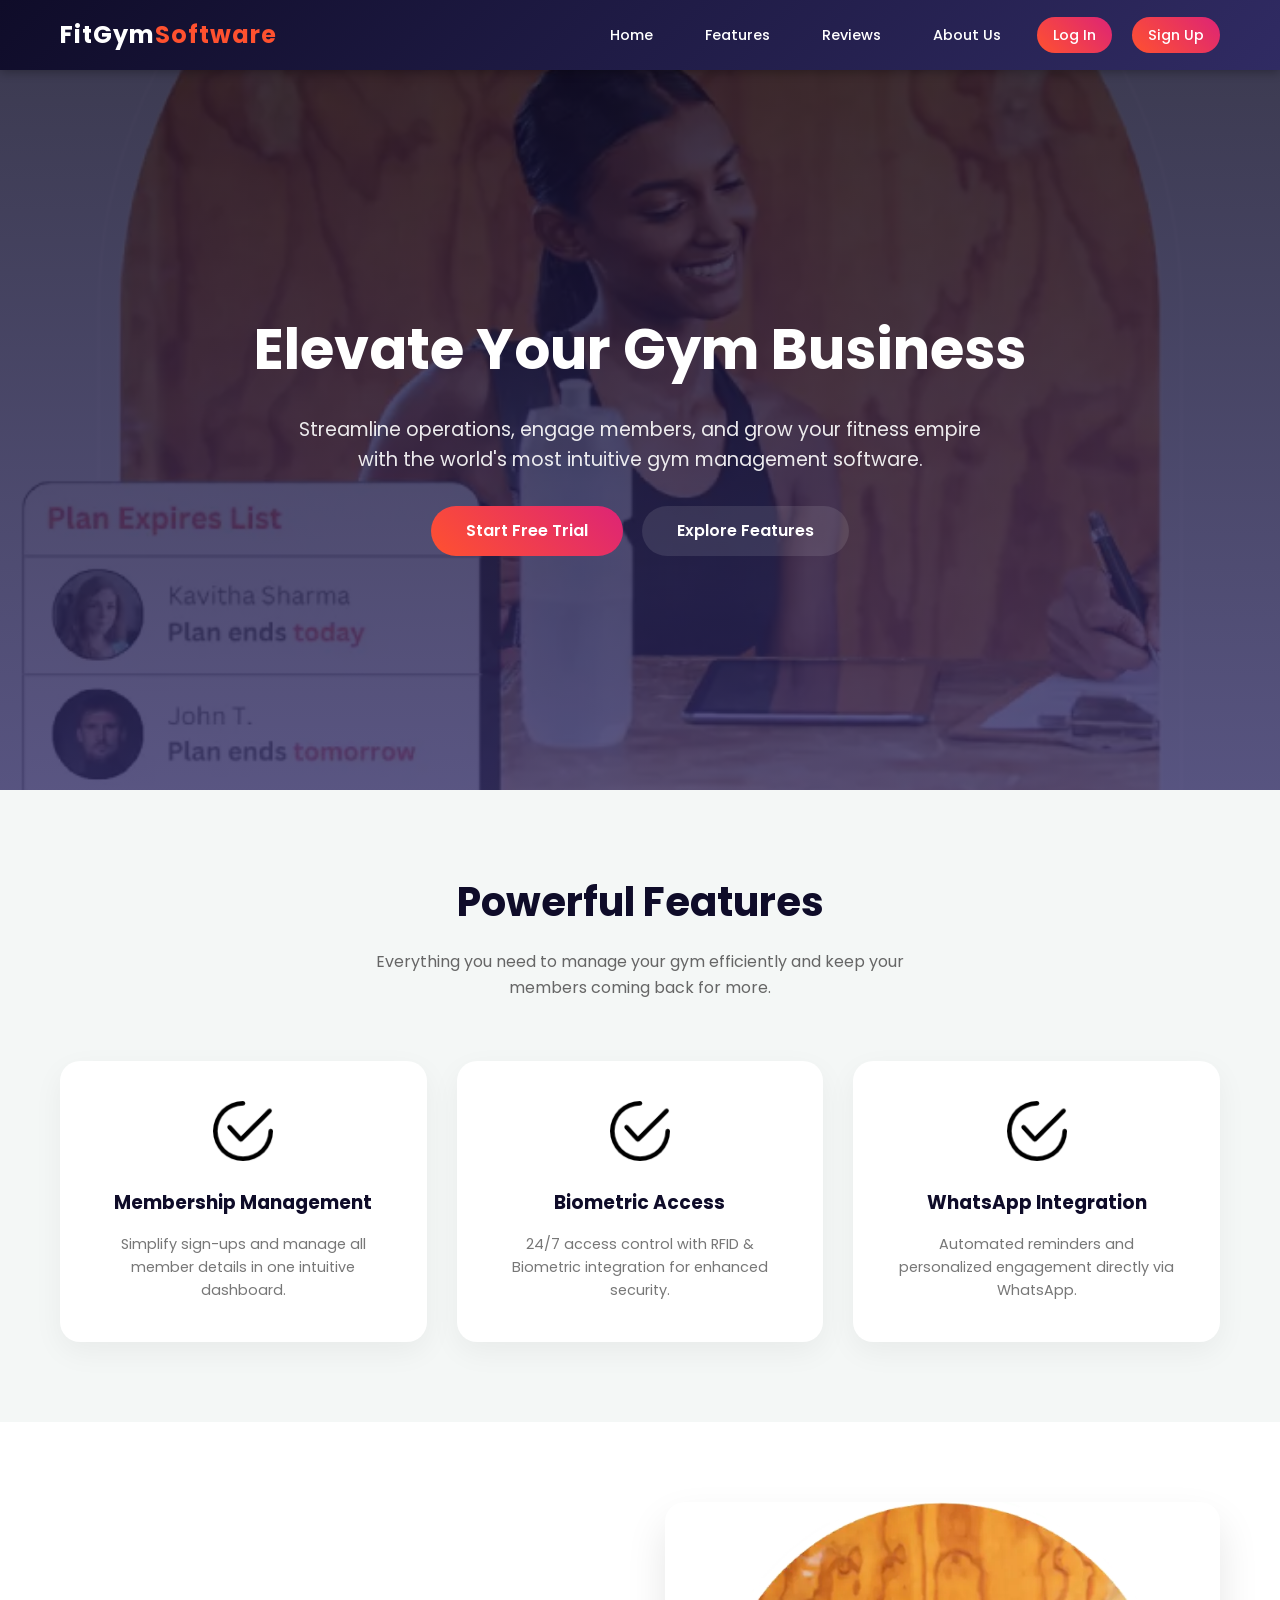
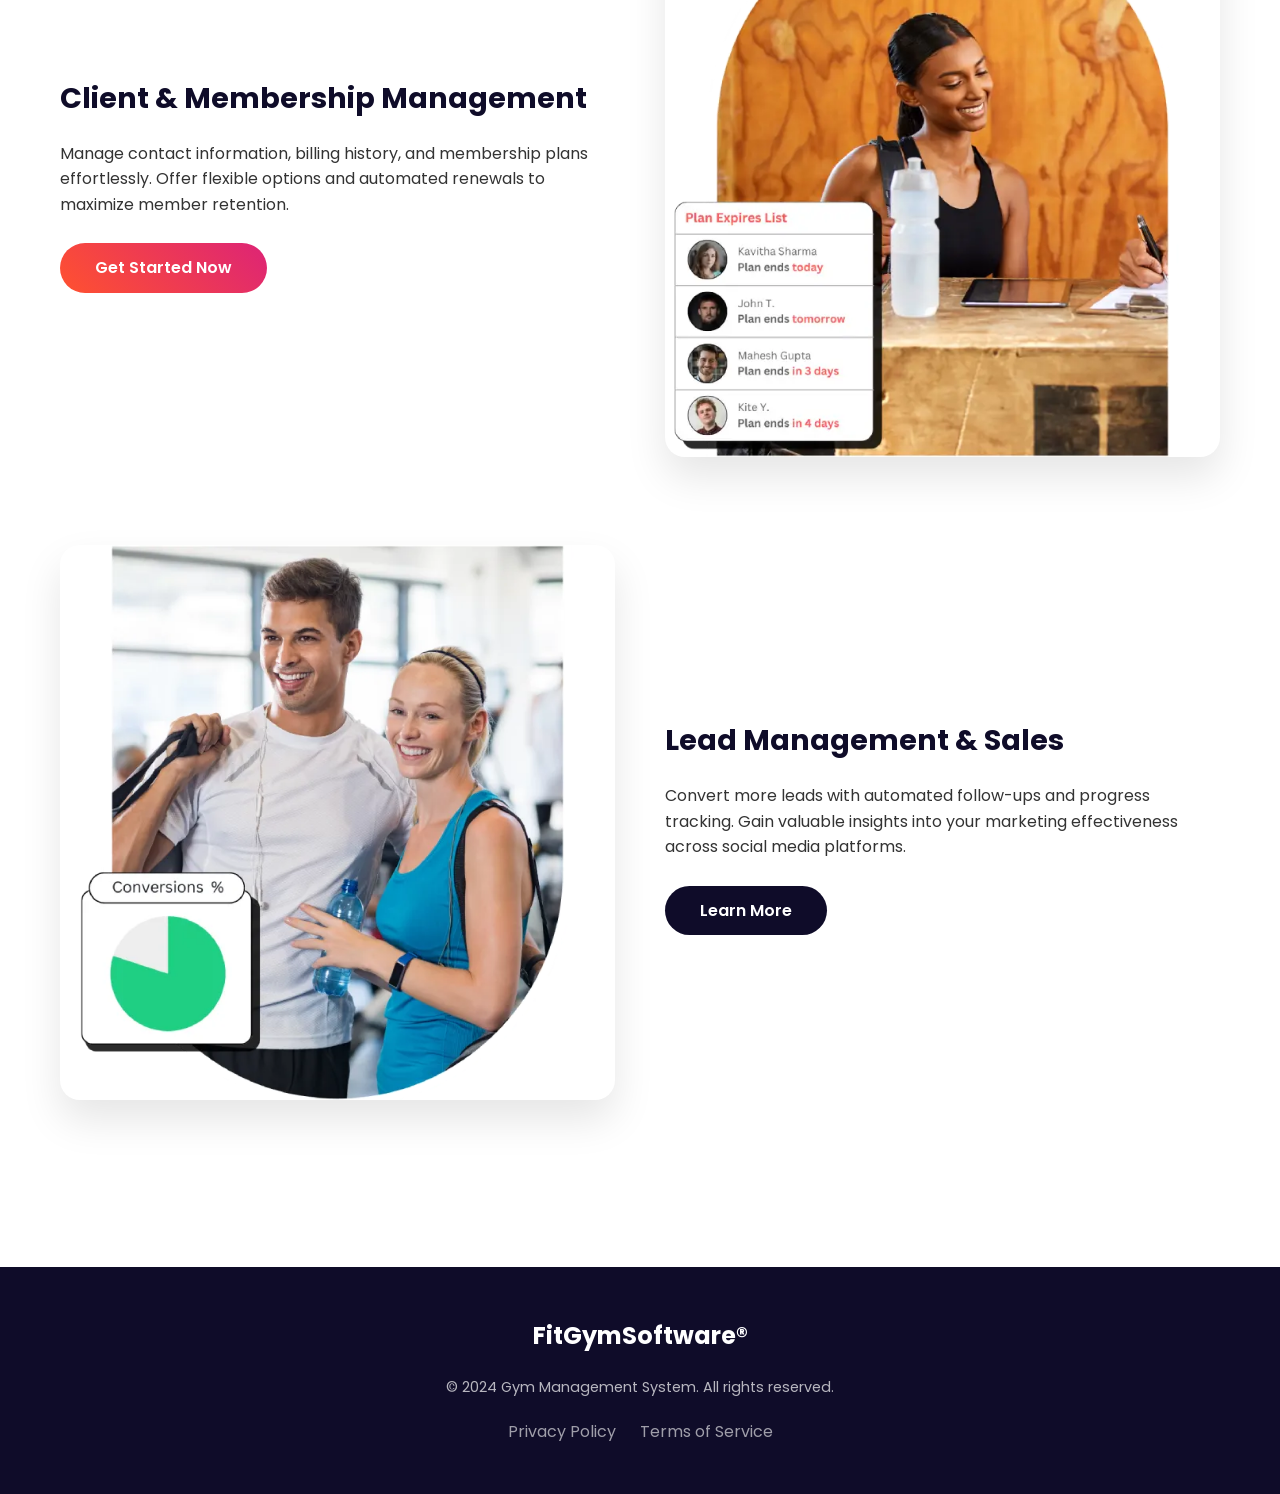
<file: index.html>
<!DOCTYPE html>
<html lang="en">
<head>
    <meta charset="UTF-8">
    <meta name="viewport" content="width=device-width, initial-scale=1.0">
    <title>FitGymSoftware® | Advanced Gym Management</title>
    <link rel="stylesheet" href="styles.css">
</head>
<body>
    <header>
        <div class="nav-container">
            <div class="logo">
                <h2 style="font-weight: 700; letter-spacing: 1px;">FitGym<span style="color: #ff512f;">Software</span></h2>
            </div>
            <nav>
                <ul>
                    <li><a href="#">Home</a></li>
                    <li><a href="#features">Features</a></li>
                    <li><a href="#">Reviews</a></li>
                    <li><a href="#">About Us</a></li>
                    <li><a href="Login.html" class="login-btn">Log In</a></li>
                    <li><a href="register.html" class="login-btn">Sign Up</a></li>
                </ul>
            </nav>
        </div>
    </header>

    <section class="hero">
        <div class="hero-content">
            <h1>Elevate Your Gym Business</h1>
            <p>Streamline operations, engage members, and grow your fitness empire with the world's most intuitive gym management software.</p>
            <div class="hero-btns">
                <a href="register.html" class="btn-primary">Start Free Trial</a>
                <a href="#features" class="btn-primary" style="background: rgba(255,255,255,0.1); margin-left: 15px;">Explore Features</a>
            </div>
        </div>
    </section>

    <section class="section-padding" id="features">
        <div class="container">
            <div class="section-header">
                <h2>Powerful Features</h2>
                <p>Everything you need to manage your gym efficiently and keep your members coming back for more.</p>
            </div>

            <div class="features-grid">
                <div class="feature-card">
                    <img src="./image/checked-icon-black.webp" alt="Manage">
                    <h3>Membership Management</h3>
                    <p>Simplify sign-ups and manage all member details in one intuitive dashboard.</p>
                </div>
                <div class="feature-card">
                    <img src="./image/checked-icon-black.webp" alt="Access">
                    <h3>Biometric Access</h3>
                    <p>24/7 access control with RFID & Biometric integration for enhanced security.</p>
                </div>
                <div class="feature-card">
                    <img src="./image/checked-icon-black.webp" alt="Connect">
                    <h3>WhatsApp Integration</h3>
                    <p>Automated reminders and personalized engagement directly via WhatsApp.</p>
                </div>
            </div>
        </div>
    </section>

    <section class="section-padding" style="background-color: #fff;">
        <div class="container">
            <div class="row">
                <div class="col-half">
                    <h3>Client & Membership Management</h3>
                    <p>Manage contact information, billing history, and membership plans effortlessly. Offer flexible options and automated renewals to maximize member retention.</p>
                    <br>
                    <a href="register.html" class="btn-primary">Get Started Now</a>
                </div>
                <div class="col-half">
                    <img src="./image/efficient-client-and-membership-management-desktop.webp" alt="Dashboard">
                </div>
            </div>

            <div class="row">
                <div class="col-half">
                    <h3>Lead Management & Sales</h3>
                    <p>Convert more leads with automated follow-ups and progress tracking. Gain valuable insights into your marketing effectiveness across social media platforms.</p>
                    <br>
                    <a href="#" class="btn-primary" style="background: var(--bg-dark);">Learn More</a>
                </div>
                <div class="col-half">
                    <img src="./image/efficient-lead-management-desktop.webp" alt="Lead Management">
                </div>
            </div>
        </div>
    </section>

    <footer>
        <div class="container">
            <h2 style="margin-bottom: 20px;">FitGymSoftware®</h2>
            <p>&copy; 2024 Gym Management System. All rights reserved.</p>
            <div style="margin-top: 20px;">
                <a href="#" style="color: white; margin: 0 10px; text-decoration: none; opacity: 0.6;">Privacy Policy</a>
                <a href="#" style="color: white; margin: 0 10px; text-decoration: none; opacity: 0.6;">Terms of Service</a>
            </div>
        </div>
    </footer>
</body>
</html>
</file>
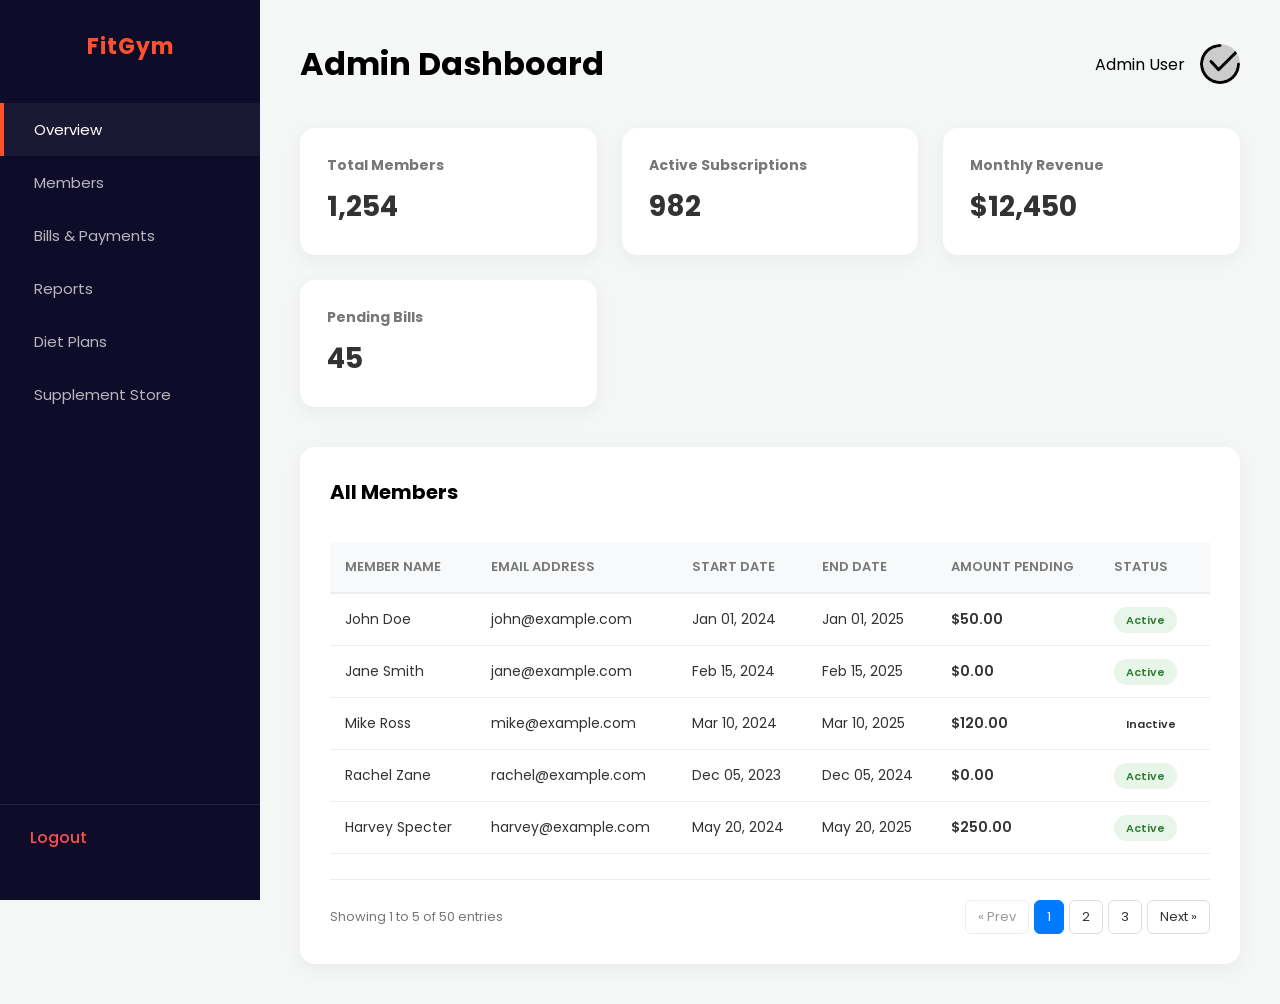
<file: admin.html>
<!DOCTYPE html>
<html lang="en">
<head>
    <meta charset="UTF-8">
    <meta name="viewport" content="width=device-width, initial-scale=1.0">
    <title>Admin Dashboard | FitGymSoftware</title>
    <link rel="stylesheet" href="dashboard.css">
</head>
<body>
    <div class="sidebar">
        <h2>FitGym</h2>
        <ul>
            <li><a href="admin.html" class="active">Overview</a></li>
            <li><a href="members.html">Members</a></li>
            <li><a href="bills.html">Bills & Payments</a></li>
            <li><a href="reports.html">Reports</a></li>
            <li><a href="diet.html">Diet Plans</a></li>
            <li><a href="store.html">Supplement Store</a></li>
        </ul>
        <div class="sidebar-footer">
            <a href="index.html" class="logout-btn">Logout</a>
        </div>
    </div>

    <div class="main-content">
        <header class="top-header">
            <h1>Admin Dashboard</h1>
            <div class="user-profile">
                <span>Admin User</span>
                <img src="./image/checked-icon-black.webp" alt="Avatar">
            </div>
        </header>

        <div class="stats-grid">
            <div class="stat-card" data-filter="all">
                <h3>Total Members</h3>
                <span class="value">1,254</span>
            </div>
            <div class="stat-card" data-filter="active">
                <h3>Active Subscriptions</h3>
                <span class="value">982</span>
            </div>
            <div class="stat-card" data-filter="revenue">
                <h3>Monthly Revenue</h3>
                <span class="value">$12,450</span>
            </div>
            <div class="stat-card" data-filter="pending">
                <h3>Pending Bills</h3>
                <span class="value">45</span>
            </div>
        </div>

        <div class="actions-section" style="margin-top: 30px;">
            <h2 id="tableTitle">All Members</h2>
            <div class="table-container">
                <table class="member-table">
                    <thead>
                        <tr>
                            <th>Member Name</th>
                            <th>Email Address</th>
                            <th>Start Date</th>
                            <th>End Date</th>
                            <th>Amount Pending</th>
                            <th>Status</th>
                        </tr>
                    </thead>
                    <tbody id="memberTableBody">
                        <!-- Data will be populated here -->
                    </tbody>
                </table>
            </div>
            <div class="pagination-container">
                <div class="pagination-info">Showing 1 to 5 of 50 entries</div>
                <div class="pagination-btns">
                    <button class="page-btn disabled">&laquo; Prev</button>
                    <button class="page-btn active">1</button>
                    <button class="page-btn">2</button>
                    <button class="page-btn">3</button>
                    <button class="page-btn">Next &raquo;</button>
                </div>
            </div>
        </div>
    </div>

    <script src="firebase.js"></script>
    <script src="script.js"></script>
</body>
</html>
</file>
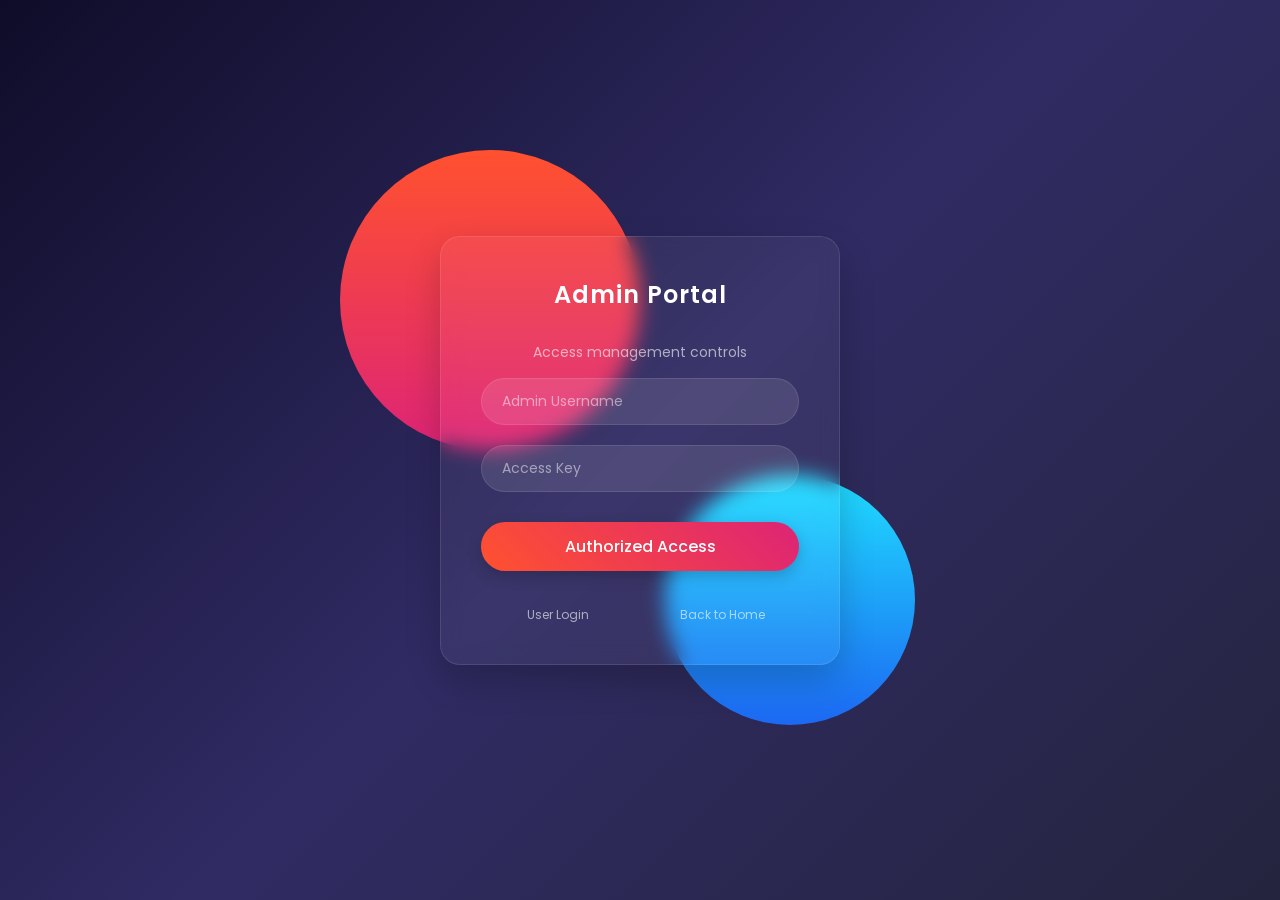
<file: admin_login.html>
<!DOCTYPE html>
<html lang="en">
<head>
    <meta charset="UTF-8">
    <meta name="viewport" content="width=device-width, initial-scale=1.0">
    <title>Admin Login | FitGymSoftware</title>
    <link rel="stylesheet" href="Login.css">
</head>
<body>
    <div class="login-container">
        <h1>Admin Portal</h1>
        <p>Access management controls</p>
        <form action="admin.html">
            <input type="text" placeholder="Admin Username" required>
            <input type="password" placeholder="Access Key" required>
            <button type="submit">Authorized Access</button>
        </form>
        <div class="alternative-options">
            <a href="Login.html">User Login</a>
            <a href="index.html">Back to Home</a>
        </div>
    </div>
    <script src="firebase.js"></script>
    <script src="script.js"></script>
</body>
</html>
</file>
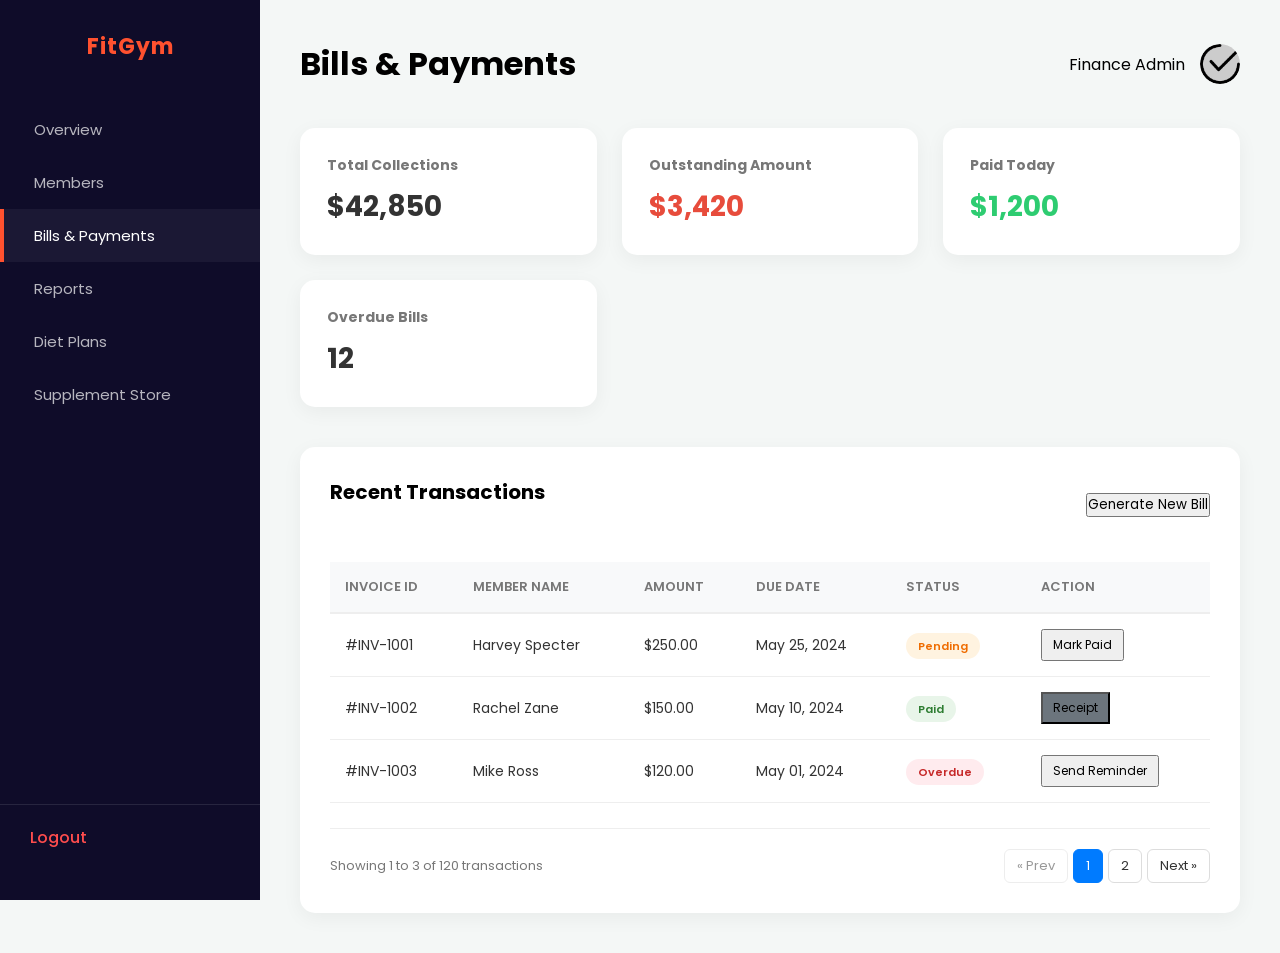
<file: bills.html>
<!DOCTYPE html>
<html lang="en">
<head>
    <meta charset="UTF-8">
    <meta name="viewport" content="width=device-width, initial-scale=1.0">
    <title>Bills & Payments | FitGymSoftware</title>
    <link rel="stylesheet" href="dashboard.css">
    <style>
        .status-badge.paid { background: #e8f5e9; color: #2e7d32; }
        .status-badge.pending { background: #fff3e0; color: #ef6c00; }
        .status-badge.overdue { background: #ffebee; color: #c62828; }
    </style>
</head>
<body>
    <div class="sidebar">
        <h2>FitGym</h2>
        <ul>
            <li><a href="admin.html">Overview</a></li>
            <li><a href="members.html">Members</a></li>
            <li><a href="bills.html" class="active">Bills & Payments</a></li>
            <li><a href="reports.html">Reports</a></li>
            <li><a href="diet.html">Diet Plans</a></li>
            <li><a href="store.html">Supplement Store</a></li>
        </ul>
        <div class="sidebar-footer">
            <a href="index.html" class="logout-btn">Logout</a>
        </div>
    </div>

    <div class="main-content">
        <header class="top-header">
            <h1>Bills & Payments</h1>
            <div class="user-profile">
                <span>Finance Admin</span>
                <img src="./image/checked-icon-black.webp" alt="Avatar">
            </div>
        </header>

        <div class="stats-grid">
            <div class="stat-card">
                <h3>Total Collections</h3>
                <span class="value">$42,850</span>
            </div>
            <div class="stat-card">
                <h3>Outstanding Amount</h3>
                <span class="value" style="color: #e74c3c;">$3,420</span>
            </div>
            <div class="stat-card">
                <h3>Paid Today</h3>
                <span class="value" style="color: #2ecc71;">$1,200</span>
            </div>
            <div class="stat-card">
                <h3>Overdue Bills</h3>
                <span class="value">12</span>
            </div>
        </div>

        <div class="actions-section">
            <div style="display: flex; justify-content: space-between; align-items: center; margin-bottom: 20px;">
                <h2>Recent Transactions</h2>
                <button id="createBillBtn" class="action-btn">Generate New Bill</button>
            </div>
            <div class="table-container">
                <table class="member-table">
                    <thead>
                        <tr>
                            <th>Invoice ID</th>
                            <th>Member Name</th>
                            <th>Amount</th>
                            <th>Due Date</th>
                            <th>Status</th>
                            <th>Action</th>
                        </tr>
                    </thead>
                    <tbody id="billsTableBody">
                        <tr>
                            <td>#INV-1001</td>
                            <td>Harvey Specter</td>
                            <td>$250.00</td>
                            <td>May 25, 2024</td>
                            <td><span class="status-badge pending">Pending</span></td>
                            <td><button class="action-btn" style="padding: 5px 10px; font-size: 12px;">Mark Paid</button></td>
                        </tr>
                        <tr>
                            <td>#INV-1002</td>
                            <td>Rachel Zane</td>
                            <td>$150.00</td>
                            <td>May 10, 2024</td>
                            <td><span class="status-badge paid">Paid</span></td>
                            <td><button class="action-btn" style="padding: 5px 10px; font-size: 12px; background: #6c757d;">Receipt</button></td>
                        </tr>
                        <tr>
                            <td>#INV-1003</td>
                            <td>Mike Ross</td>
                            <td>$120.00</td>
                            <td>May 01, 2024</td>
                            <td><span class="status-badge overdue">Overdue</span></td>
                            <td><button class="action-btn" style="padding: 5px 10px; font-size: 12px;">Send Reminder</button></td>
                        </tr>
                    </tbody>
                </table>
            </div>
            <div class="pagination-container">
                <div class="pagination-info">Showing 1 to 3 of 120 transactions</div>
                <div class="pagination-btns">
                    <button class="page-btn disabled">&laquo; Prev</button>
                    <button class="page-btn active">1</button>
                    <button class="page-btn">2</button>
                    <button class="page-btn">Next &raquo;</button>
                </div>
            </div>
        </div>
    </div>

    <script src="firebase.js"></script>
    <script src="script.js"></script>
</body>
</html>
</file>
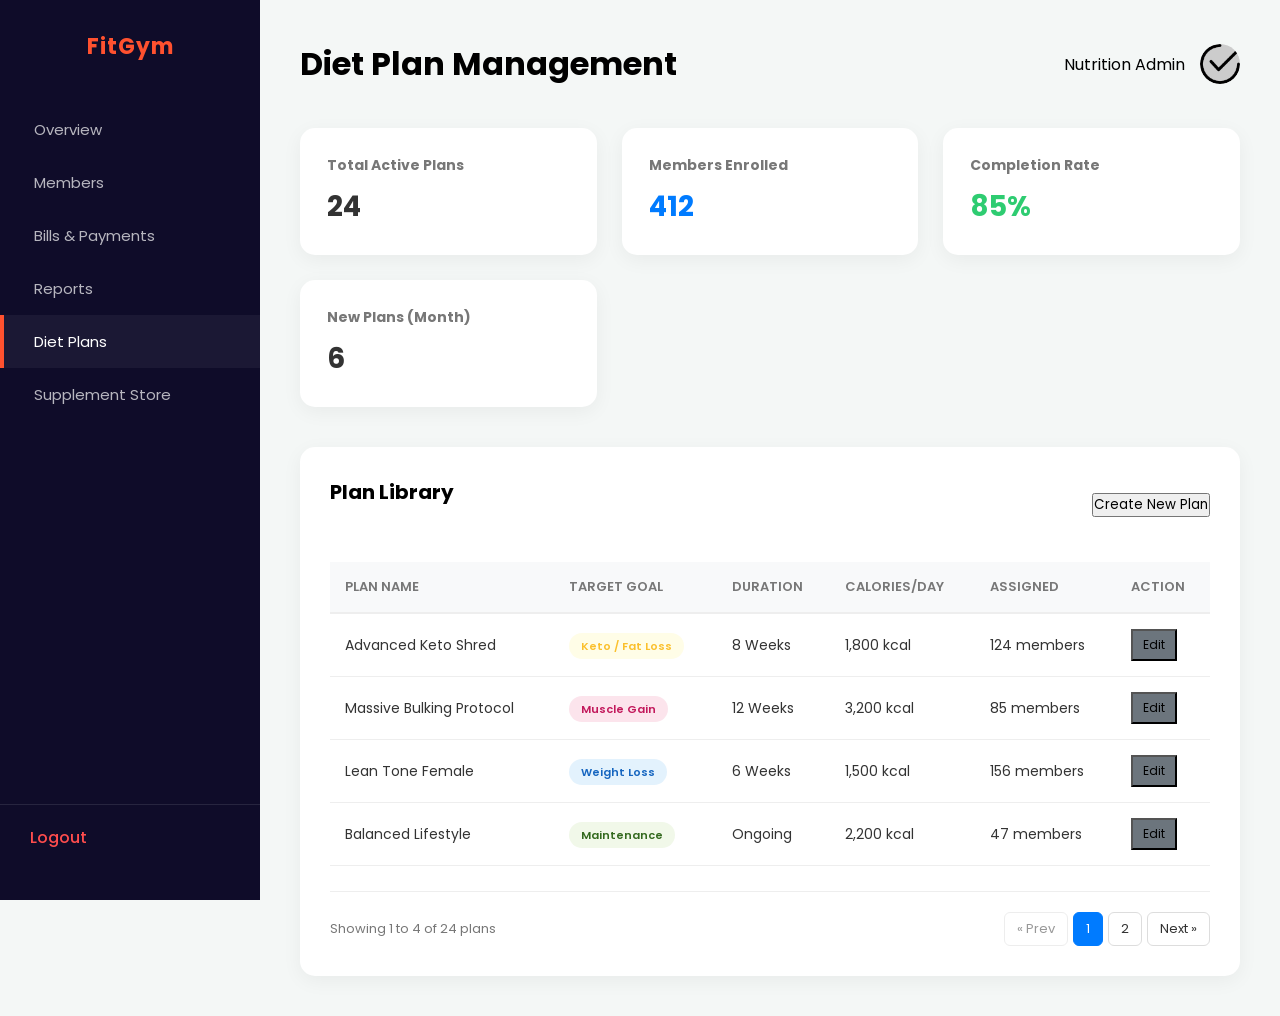
<file: diet.html>
<!DOCTYPE html>
<html lang="en">
<head>
    <meta charset="UTF-8">
    <meta name="viewport" content="width=device-width, initial-scale=1.0">
    <title>Diet Plans | FitGymSoftware</title>
    <link rel="stylesheet" href="dashboard.css">
    <style>
        .goal-badge { padding: 5px 12px; border-radius: 20px; font-size: 11px; font-weight: 600; }
        .goal-badge.weight-loss { background: #e3f2fd; color: #1565c0; }
        .goal-badge.muscle-gain { background: #fce4ec; color: #c2185b; }
        .goal-badge.maintenance { background: #f1f8e9; color: #33691e; }
        .goal-badge.keto { background: #fffde7; color: #fbc02d; }
    </style>
</head>
<body>
    <div class="sidebar">
        <h2>FitGym</h2>
        <ul>
            <li><a href="admin.html">Overview</a></li>
            <li><a href="members.html">Members</a></li>
            <li><a href="bills.html">Bills & Payments</a></li>
            <li><a href="reports.html">Reports</a></li>
            <li><a href="diet.html" class="active">Diet Plans</a></li>
            <li><a href="store.html">Supplement Store</a></li>
        </ul>
        <div class="sidebar-footer">
            <a href="index.html" class="logout-btn">Logout</a>
        </div>
    </div>

    <div class="main-content">
        <header class="top-header">
            <h1>Diet Plan Management</h1>
            <div class="user-profile">
                <span>Nutrition Admin</span>
                <img src="./image/checked-icon-black.webp" alt="Avatar">
            </div>
        </header>

        <div class="stats-grid">
            <div class="stat-card">
                <h3>Total Active Plans</h3>
                <span class="value">24</span>
            </div>
            <div class="stat-card">
                <h3>Members Enrolled</h3>
                <span class="value" style="color: #007bff;">412</span>
            </div>
            <div class="stat-card">
                <h3>Completion Rate</h3>
                <span class="value" style="color: #2ecc71;">85%</span>
            </div>
            <div class="stat-card">
                <h3>New Plans (Month)</h3>
                <span class="value">6</span>
            </div>
        </div>

        <div class="actions-section">
            <div style="display: flex; justify-content: space-between; align-items: center; margin-bottom: 20px;">
                <h2>Plan Library</h2>
                <button id="createPlanBtn" class="action-btn">Create New Plan</button>
            </div>
            <div class="table-container">
                <table class="member-table">
                    <thead>
                        <tr>
                            <th>Plan Name</th>
                            <th>Target Goal</th>
                            <th>Duration</th>
                            <th>Calories/Day</th>
                            <th>Assigned</th>
                            <th>Action</th>
                        </tr>
                    </thead>
                    <tbody>
                        <tr>
                            <td>Advanced Keto Shred</td>
                            <td><span class="goal-badge keto">Keto / Fat Loss</span></td>
                            <td>8 Weeks</td>
                            <td>1,800 kcal</td>
                            <td>124 members</td>
                            <td><button class="action-btn" style="padding: 5px 10px; font-size: 12px; background: #6c757d;">Edit</button></td>
                        </tr>
                        <tr>
                            <td>Massive Bulking Protocol</td>
                            <td><span class="goal-badge muscle-gain">Muscle Gain</span></td>
                            <td>12 Weeks</td>
                            <td>3,200 kcal</td>
                            <td>85 members</td>
                            <td><button class="action-btn" style="padding: 5px 10px; font-size: 12px; background: #6c757d;">Edit</button></td>
                        </tr>
                        <tr>
                            <td>Lean Tone Female</td>
                            <td><span class="goal-badge weight-loss">Weight Loss</span></td>
                            <td>6 Weeks</td>
                            <td>1,500 kcal</td>
                            <td>156 members</td>
                            <td><button class="action-btn" style="padding: 5px 10px; font-size: 12px; background: #6c757d;">Edit</button></td>
                        </tr>
                        <tr>
                            <td>Balanced Lifestyle</td>
                            <td><span class="goal-badge maintenance">Maintenance</span></td>
                            <td>Ongoing</td>
                            <td>2,200 kcal</td>
                            <td>47 members</td>
                            <td><button class="action-btn" style="padding: 5px 10px; font-size: 12px; background: #6c757d;">Edit</button></td>
                        </tr>
                    </tbody>
                </table>
            </div>
            <div class="pagination-container">
                <div class="pagination-info">Showing 1 to 4 of 24 plans</div>
                <div class="pagination-btns">
                    <button class="page-btn disabled">&laquo; Prev</button>
                    <button class="page-btn active">1</button>
                    <button class="page-btn">2</button>
                    <button class="page-btn">Next &raquo;</button>
                </div>
            </div>
        </div>
    </div>

    <script src="firebase.js"></script>
    <script src="script.js"></script>
</body>
</html>
</file>
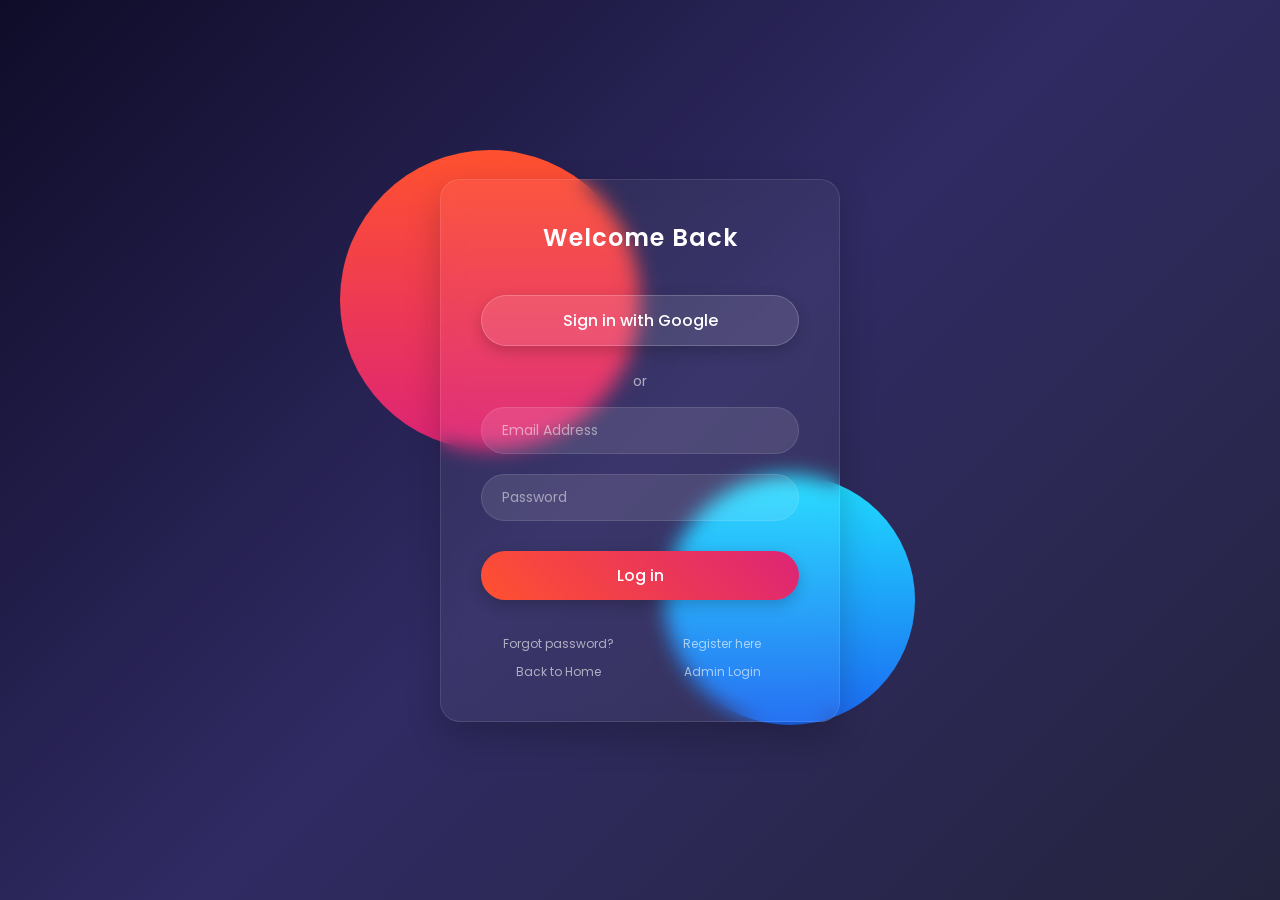
<file: Login.html>
<!DOCTYPE html>
<html lang="en">
<head>
    <meta charset="UTF-8">
    <meta name="viewport" content="width=device-width, initial-scale=1.0">
    <title>Login | Gym Management System</title>
    <link rel="stylesheet" href="Login.css">
</head>
<body>
    <div class="login-container">
        <h1>Welcome Back</h1>
        <button class="google-btn">Sign in with Google</button>
        <p>or</p>
        <form id="loginForm">
            <input type="email" id="email" placeholder="Email Address" required>
            <input type="password" id="password" placeholder="Password" required>
            <button type="submit">Log in</button>
        </form>
        <div class="alternative-options">
            <a href="#">Forgot password?</a>
            <a href="register.html">Register here</a>
            <a href="index.html">Back to Home</a>
            <a href="admin_login.html">Admin Login</a>
        </div>
    </div>

    <script src="firebase.js"></script>
    <script src="script.js"></script>
    <script src="authentication.js"></script>
</body>
</html>
</file>
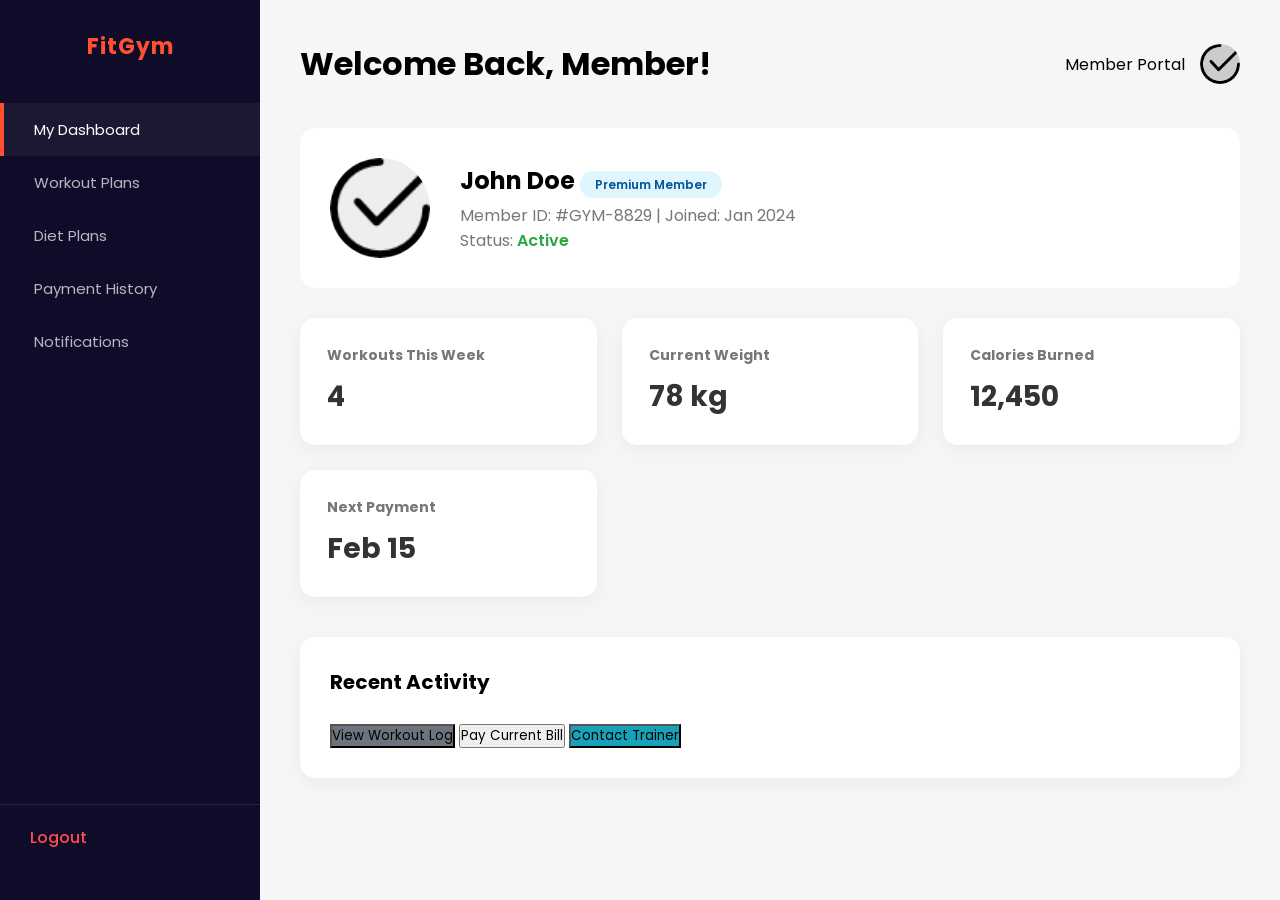
<file: Member.html>
<!DOCTYPE html>
<html lang="en">
<head>
    <meta charset="UTF-8">
    <meta name="viewport" content="width=device-width, initial-scale=1.0">
    <title>Member Dashboard | FitGymSoftware</title>
    <link rel="stylesheet" href="dashboard.css">
    <style>
        .profile-section {
            background: var(--card-bg);
            padding: 30px;
            border-radius: 15px;
            margin-bottom: 30px;
            display: flex;
            align-items: center;
            gap: 30px;
        }
        .profile-info h2 { font-size: 24px; margin-bottom: 5px; }
        .profile-info p { color: var(--text-muted); }
        .membership-badge {
            padding: 5px 15px;
            background: #e1f5fe;
            color: #01579b;
            border-radius: 20px;
            font-size: 12px;
            font-weight: 600;
        }
    </style>
</head>
<body>
    <div class="sidebar">
        <h2>FitGym</h2>
        <ul>
            <li><a href="#" class="active">My Dashboard</a></li>
            <li><a href="#">Workout Plans</a></li>
            <li><a href="#">Diet Plans</a></li>
            <li><a href="#">Payment History</a></li>
            <li><a href="#">Notifications</a></li>
        </ul>
        <div class="sidebar-footer">
            <a href="index.html" class="logout-btn">Logout</a>
        </div>
    </div>

    <div class="main-content">
        <header class="top-header">
            <h1>Welcome Back, Member!</h1>
            <div class="user-profile">
                <span>Member Portal</span>
                <img src="./image/checked-icon-black.webp" alt="Avatar">
            </div>
        </header>

        <div class="profile-section">
            <img src="./image/checked-icon-black.webp" alt="Profile" style="width: 100px; height: 100px; border-radius: 50%; background: #eee;">
            <div class="profile-info">
                <h2>John Doe <span class="membership-badge">Premium Member</span></h2>
                <p>Member ID: #GYM-8829 | Joined: Jan 2024</p>
                <p>Status: <span style="color: #28a745; font-weight: 600;">Active</span></p>
            </div>
        </div>

        <div class="stats-grid">
            <div class="stat-card">
                <h3>Workouts This Week</h3>
                <span class="value">4</span>
            </div>
            <div class="stat-card">
                <h3>Current Weight</h3>
                <span class="value">78 kg</span>
            </div>
            <div class="stat-card">
                <h3>Calories Burned</h3>
                <span class="value">12,450</span>
            </div>
            <div class="stat-card">
                <h3>Next Payment</h3>
                <span class="value">Feb 15</span>
            </div>
        </div>

        <div class="actions-section">
            <h2>Recent Activity</h2>
            <div class="btn-group">
                <button class="action-btn" style="background: #6c757d;">View Workout Log</button>
                <button class="action-btn">Pay Current Bill</button>
                <button class="action-btn" style="background: #17a2b8;">Contact Trainer</button>
            </div>
        </div>
    </div>

    <script src="firebase.js"></script>
    <script src="script.js"></script>
</body>
</html>
</file>
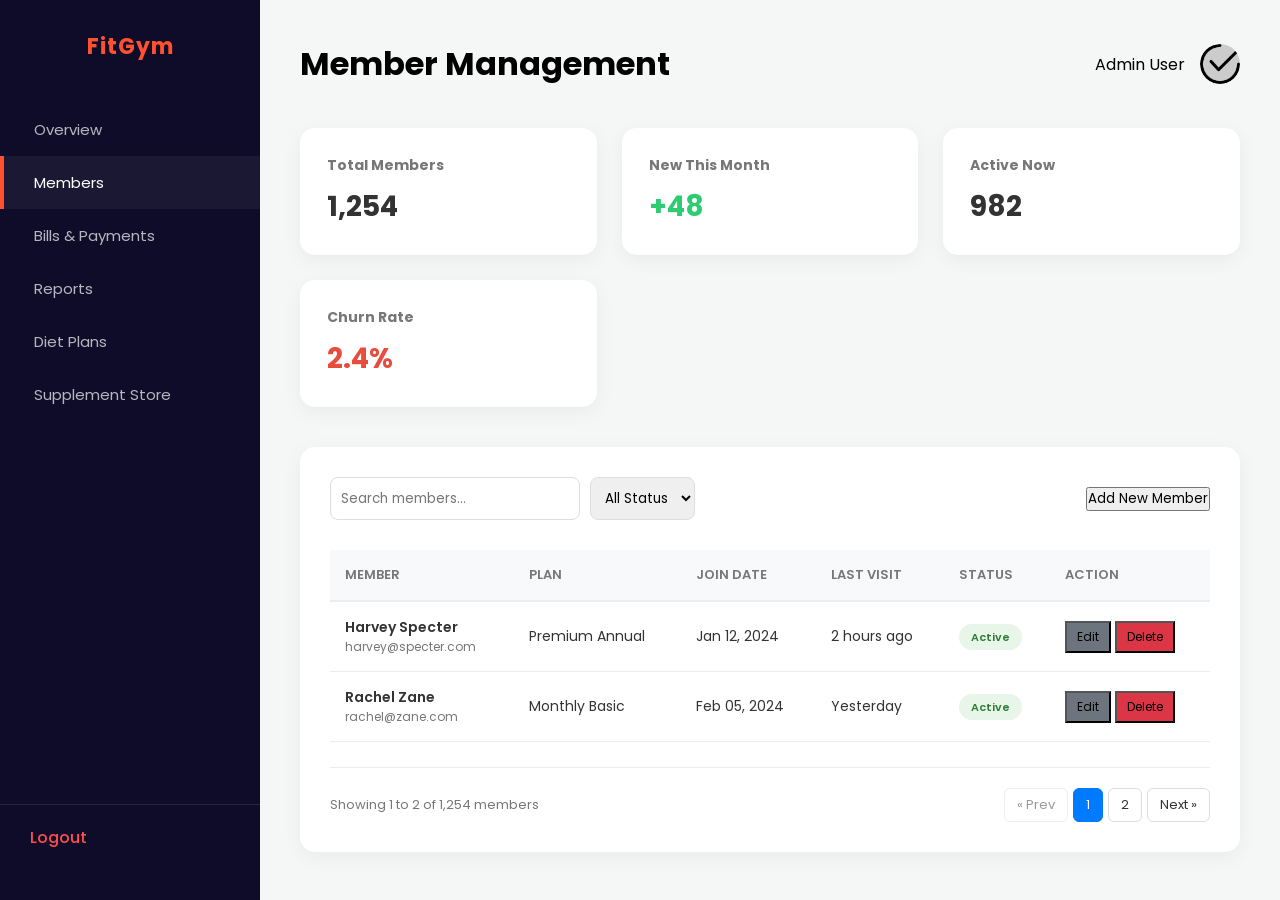
<file: members.html>
<!DOCTYPE html>
<html lang="en">
<head>
    <meta charset="UTF-8">
    <meta name="viewport" content="width=device-width, initial-scale=1.0">
    <title>Member Management | FitGymSoftware</title>
    <link rel="stylesheet" href="dashboard.css">
</head>
<body>
    <div class="sidebar">
        <h2>FitGym</h2>
        <ul>
            <li><a href="admin.html">Overview</a></li>
            <li><a href="members.html" class="active">Members</a></li>
            <li><a href="bills.html">Bills & Payments</a></li>
            <li><a href="reports.html">Reports</a></li>
            <li><a href="diet.html">Diet Plans</a></li>
            <li><a href="store.html">Supplement Store</a></li>
        </ul>
        <div class="sidebar-footer">
            <a href="index.html" class="logout-btn">Logout</a>
        </div>
    </div>

    <div class="main-content">
        <header class="top-header">
            <h1>Member Management</h1>
            <div class="user-profile">
                <span>Admin User</span>
                <img src="./image/checked-icon-black.webp" alt="Avatar">
            </div>
        </header>

        <div class="stats-grid">
            <div class="stat-card">
                <h3>Total Members</h3>
                <span class="value">1,254</span>
            </div>
            <div class="stat-card">
                <h3>New This Month</h3>
                <span class="value" style="color: #2ecc71;">+48</span>
            </div>
            <div class="stat-card">
                <h3>Active Now</h3>
                <span class="value">982</span>
            </div>
            <div class="stat-card">
                <h3>Churn Rate</h3>
                <span class="value" style="color: #e74c3c;">2.4%</span>
            </div>
        </div>

        <div class="actions-section">
            <div style="display: flex; justify-content: space-between; align-items: center; margin-bottom: 20px;">
                <div style="display: flex; gap: 10px;">
                    <input type="text" placeholder="Search members..." style="padding: 10px; border-radius: 8px; border: 1px solid #ddd; width: 250px;">
                    <select style="padding: 10px; border-radius: 8px; border: 1px solid #ddd;">
                        <option>All Status</option>
                        <option>Active</option>
                        <option>Inactive</option>
                    </select>
                </div>
                <button id="addMemberBtn" class="action-btn">Add New Member</button>
            </div>
            <div class="table-container">
                <table class="member-table">
                    <thead>
                        <tr>
                            <th>Member</th>
                            <th>Plan</th>
                            <th>Join Date</th>
                            <th>Last Visit</th>
                            <th>Status</th>
                            <th>Action</th>
                        </tr>
                    </thead>
                    <tbody>
                        <tr>
                            <td>
                                <div style="font-weight: 600;">Harvey Specter</div>
                                <div style="font-size: 12px; color: #777;">harvey@specter.com</div>
                            </td>
                            <td>Premium Annual</td>
                            <td>Jan 12, 2024</td>
                            <td>2 hours ago</td>
                            <td><span class="status-badge active">Active</span></td>
                            <td>
                                <button class="action-btn" style="padding: 5px 10px; font-size: 12px; background: #6c757d;">Edit</button>
                                <button class="action-btn" style="padding: 5px 10px; font-size: 12px; background: #dc3545;">Delete</button>
                            </td>
                        </tr>
                        <tr>
                            <td>
                                <div style="font-weight: 600;">Rachel Zane</div>
                                <div style="font-size: 12px; color: #777;">rachel@zane.com</div>
                            </td>
                            <td>Monthly Basic</td>
                            <td>Feb 05, 2024</td>
                            <td>Yesterday</td>
                            <td><span class="status-badge active">Active</span></td>
                            <td>
                                <button class="action-btn" style="padding: 5px 10px; font-size: 12px; background: #6c757d;">Edit</button>
                                <button class="action-btn" style="padding: 5px 10px; font-size: 12px; background: #dc3545;">Delete</button>
                            </td>
                        </tr>
                    </tbody>
                </table>
            </div>
            <div class="pagination-container">
                <div class="pagination-info">Showing 1 to 2 of 1,254 members</div>
                <div class="pagination-btns">
                    <button class="page-btn disabled">&laquo; Prev</button>
                    <button class="page-btn active">1</button>
                    <button class="page-btn">2</button>
                    <button class="page-btn">Next &raquo;</button>
                </div>
            </div>
        </div>
    </div>

    <script src="firebase.js"></script>
    <script src="script.js"></script>
</body>
</html>
</file>
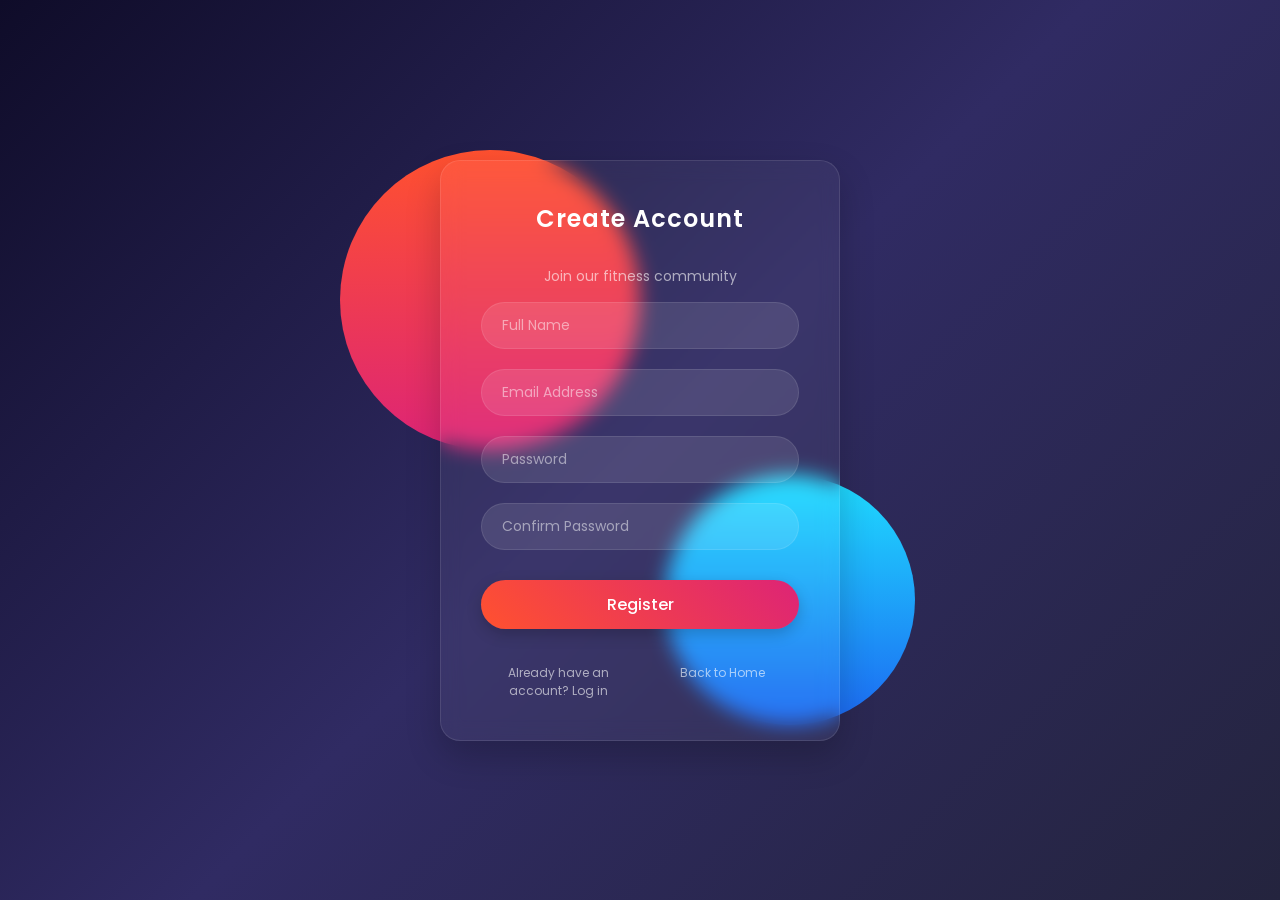
<file: register.html>
<!DOCTYPE html>
<html lang="en">
<head>
    <meta charset="UTF-8">
    <meta name="viewport" content="width=device-width, initial-scale=1.0">
    <title>Register | Gym Management System</title>
    <link rel="stylesheet" href="Login.css">
</head>
<body>
    <div class="login-container">
        <h1>Create Account</h1>
        <p>Join our fitness community</p>
        <form id="registerForm">
            <input type="text" id="regName" placeholder="Full Name" required>
            <input type="email" id="regEmail" placeholder="Email Address" required>
            <input type="password" id="regPassword" placeholder="Password" required>
            <input type="password" id="confirmPassword" placeholder="Confirm Password" required>
            <button type="submit">Register</button>
        </form>
        <div class="alternative-options">
            <a href="Login.html">Already have an account? Log in</a>
            <a href="index.html">Back to Home</a>
        </div>
    </div>

    <script src="firebase.js"></script>
    <script src="script.js"></script>
    <script src="authentication.js"></script>
</body>
</html>
</file>
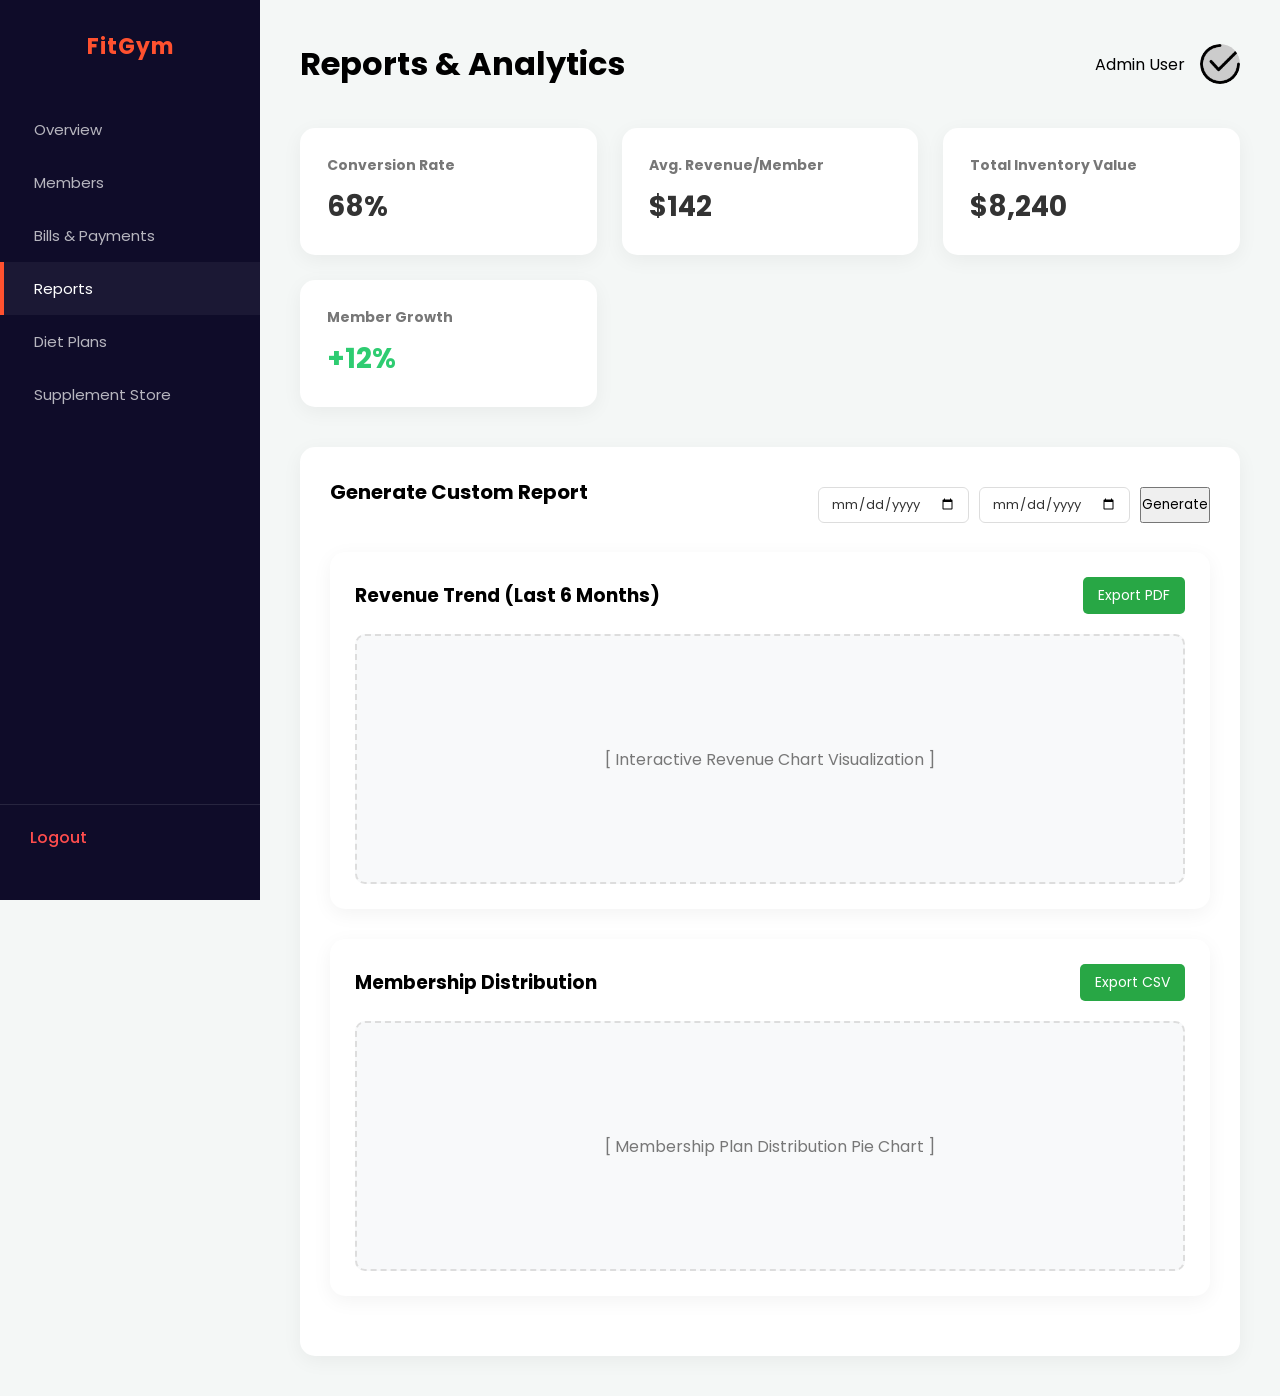
<file: reports.html>
<!DOCTYPE html>
<html lang="en">
<head>
    <meta charset="UTF-8">
    <meta name="viewport" content="width=device-width, initial-scale=1.0">
    <title>Reports & Analytics | FitGymSoftware</title>
    <link rel="stylesheet" href="dashboard.css">
    <style>
        .report-card {
            background: #fff;
            padding: 25px;
            border-radius: 15px;
            box-shadow: 0 5px 20px rgba(0,0,0,0.05);
            margin-bottom: 30px;
        }
        .chart-placeholder {
            width: 100%;
            height: 250px;
            background: #f8f9fa;
            border-radius: 10px;
            display: flex;
            align-items: center;
            justify-content: center;
            border: 2px dashed #ddd;
            color: #777;
            margin-top: 20px;
        }
        .export-btn {
            background: #28a745;
            color: white;
            border: none;
            padding: 8px 15px;
            border-radius: 5px;
            cursor: pointer;
            font-size: 14px;
        }
    </style>
</head>
<body>
    <div class="sidebar">
        <h2>FitGym</h2>
        <ul>
            <li><a href="admin.html">Overview</a></li>
            <li><a href="members.html">Members</a></li>
            <li><a href="bills.html">Bills & Payments</a></li>
            <li><a href="reports.html" class="active">Reports</a></li>
            <li><a href="diet.html">Diet Plans</a></li>
            <li><a href="store.html">Supplement Store</a></li>
        </ul>
        <div class="sidebar-footer">
            <a href="index.html" class="logout-btn">Logout</a>
        </div>
    </div>

    <div class="main-content">
        <header class="top-header">
            <h1>Reports & Analytics</h1>
            <div class="user-profile">
                <span>Admin User</span>
                <img src="./image/checked-icon-black.webp" alt="Avatar">
            </div>
        </header>

        <div class="stats-grid">
            <div class="stat-card">
                <h3>Conversion Rate</h3>
                <span class="value">68%</span>
            </div>
            <div class="stat-card">
                <h3>Avg. Revenue/Member</h3>
                <span class="value">$142</span>
            </div>
            <div class="stat-card">
                <h3>Total Inventory Value</h3>
                <span class="value">$8,240</span>
            </div>
            <div class="stat-card">
                <h3>Member Growth</h3>
                <span class="value" style="color: #2ecc71;">+12%</span>
            </div>
        </div>

        <div class="actions-section">
            <div style="display: flex; justify-content: space-between; align-items: center; margin-bottom: 20px;">
                <h2>Generate Custom Report</h2>
                <div style="display: flex; gap: 10px;">
                    <input type="date" class="page-btn">
                    <input type="date" class="page-btn">
                    <button class="action-btn">Generate</button>
                </div>
            </div>

            <div class="report-card">
                <div style="display: flex; justify-content: space-between; align-items: center;">
                    <h3>Revenue Trend (Last 6 Months)</h3>
                    <button class="export-btn">Export PDF</button>
                </div>
                <div class="chart-placeholder">
                    [ Interactive Revenue Chart Visualization ]
                </div>
            </div>

            <div class="report-card">
                <div style="display: flex; justify-content: space-between; align-items: center;">
                    <h3>Membership Distribution</h3>
                    <button class="export-btn">Export CSV</button>
                </div>
                <div class="chart-placeholder">
                    [ Membership Plan Distribution Pie Chart ]
                </div>
            </div>
        </div>
    </div>

    <script src="firebase.js"></script>
    <script src="script.js"></script>
</body>
</html>
</file>
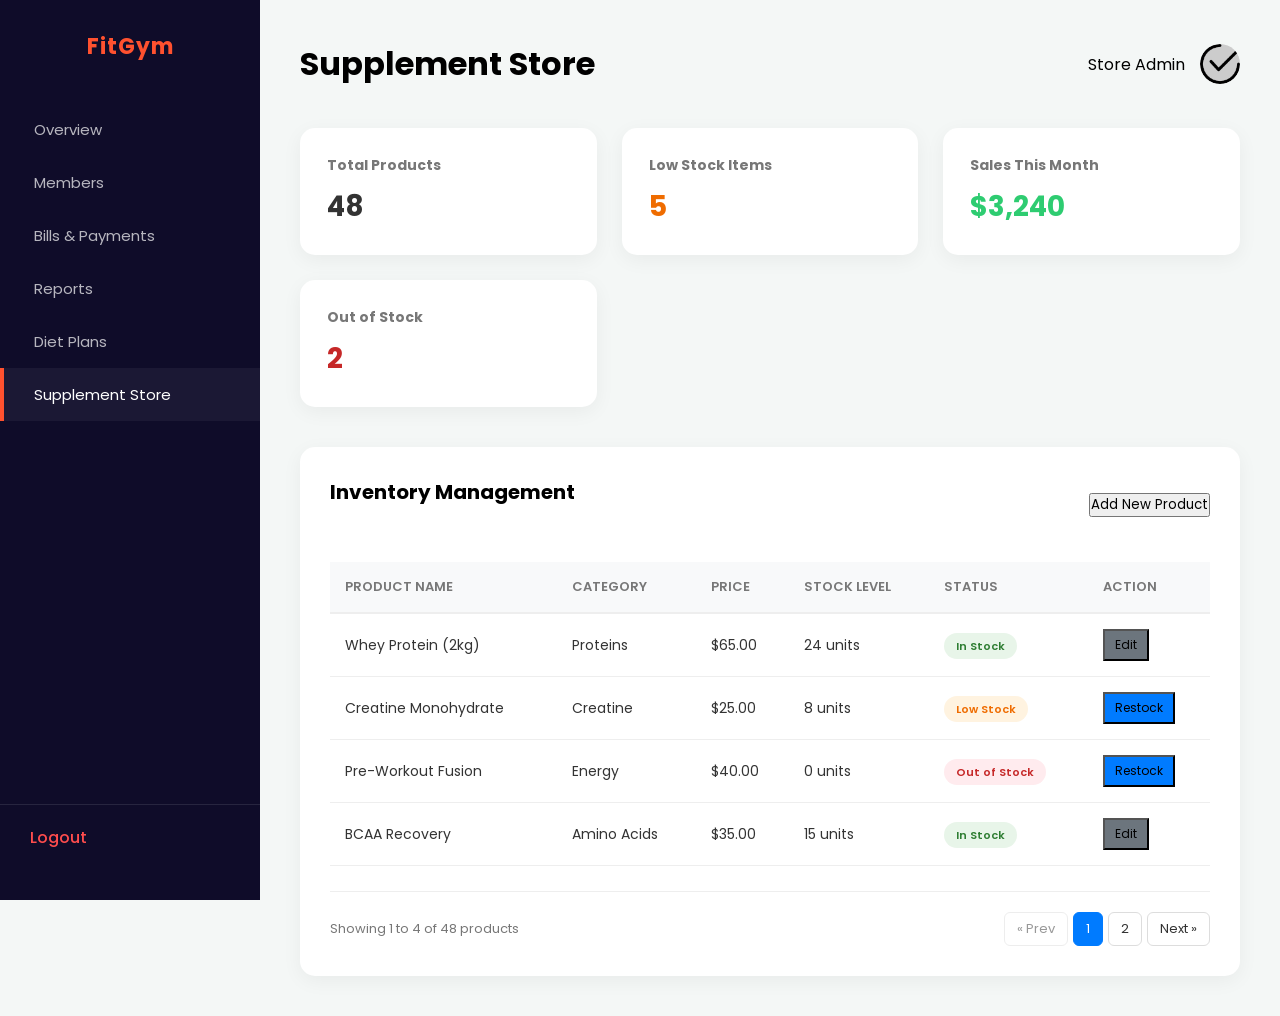
<file: store.html>
<!DOCTYPE html>
<html lang="en">
<head>
    <meta charset="UTF-8">
    <meta name="viewport" content="width=device-width, initial-scale=1.0">
    <title>Supplement Store | FitGymSoftware</title>
    <link rel="stylesheet" href="dashboard.css">
    <style>
        .stock-badge { padding: 5px 12px; border-radius: 20px; font-size: 11px; font-weight: 600; }
        .stock-badge.in-stock { background: #e8f5e9; color: #2e7d32; }
        .stock-badge.low-stock { background: #fff3e0; color: #ef6c00; }
        .stock-badge.out-of-stock { background: #ffebee; color: #c62828; }
    </style>
</head>
<body>
    <div class="sidebar">
        <h2>FitGym</h2>
        <ul>
            <li><a href="admin.html">Overview</a></li>
            <li><a href="members.html">Members</a></li>
            <li><a href="bills.html">Bills & Payments</a></li>
            <li><a href="reports.html">Reports</a></li>
            <li><a href="diet.html">Diet Plans</a></li>
            <li><a href="store.html" class="active">Supplement Store</a></li>
        </ul>
        <div class="sidebar-footer">
            <a href="index.html" class="logout-btn">Logout</a>
        </div>
    </div>

    <div class="main-content">
        <header class="top-header">
            <h1>Supplement Store</h1>
            <div class="user-profile">
                <span>Store Admin</span>
                <img src="./image/checked-icon-black.webp" alt="Avatar">
            </div>
        </header>

        <div class="stats-grid">
            <div class="stat-card">
                <h3>Total Products</h3>
                <span class="value">48</span>
            </div>
            <div class="stat-card">
                <h3>Low Stock Items</h3>
                <span class="value" style="color: #ef6c00;">5</span>
            </div>
            <div class="stat-card">
                <h3>Sales This Month</h3>
                <span class="value" style="color: #2ecc71;">$3,240</span>
            </div>
            <div class="stat-card">
                <h3>Out of Stock</h3>
                <span class="value" style="color: #c62828;">2</span>
            </div>
        </div>

        <div class="actions-section">
            <div style="display: flex; justify-content: space-between; align-items: center; margin-bottom: 20px;">
                <h2>Inventory Management</h2>
                <button id="addProductBtn" class="action-btn">Add New Product</button>
            </div>
            <div class="table-container">
                <table class="member-table">
                    <thead>
                        <tr>
                            <th>Product Name</th>
                            <th>Category</th>
                            <th>Price</th>
                            <th>Stock Level</th>
                            <th>Status</th>
                            <th>Action</th>
                        </tr>
                    </thead>
                    <tbody>
                        <tr>
                            <td>Whey Protein (2kg)</td>
                            <td>Proteins</td>
                            <td>$65.00</td>
                            <td>24 units</td>
                            <td><span class="stock-badge in-stock">In Stock</span></td>
                            <td><button class="action-btn" style="padding: 5px 10px; font-size: 12px; background: #6c757d;">Edit</button></td>
                        </tr>
                        <tr>
                            <td>Creatine Monohydrate</td>
                            <td>Creatine</td>
                            <td>$25.00</td>
                            <td>8 units</td>
                            <td><span class="stock-badge low-stock">Low Stock</span></td>
                            <td><button class="action-btn" style="padding: 5px 10px; font-size: 12px; background: #007bff;">Restock</button></td>
                        </tr>
                        <tr>
                            <td>Pre-Workout Fusion</td>
                            <td>Energy</td>
                            <td>$40.00</td>
                            <td>0 units</td>
                            <td><span class="stock-badge out-of-stock">Out of Stock</span></td>
                            <td><button class="action-btn" style="padding: 5px 10px; font-size: 12px; background: #007bff;">Restock</button></td>
                        </tr>
                        <tr>
                            <td>BCAA Recovery</td>
                            <td>Amino Acids</td>
                            <td>$35.00</td>
                            <td>15 units</td>
                            <td><span class="stock-badge in-stock">In Stock</span></td>
                            <td><button class="action-btn" style="padding: 5px 10px; font-size: 12px; background: #6c757d;">Edit</button></td>
                        </tr>
                    </tbody>
                </table>
            </div>
            <div class="pagination-container">
                <div class="pagination-info">Showing 1 to 4 of 48 products</div>
                <div class="pagination-btns">
                    <button class="page-btn disabled">&laquo; Prev</button>
                    <button class="page-btn active">1</button>
                    <button class="page-btn">2</button>
                    <button class="page-btn">Next &raquo;</button>
                </div>
            </div>
        </div>
    </div>

    <script src="firebase.js"></script>
    <script src="script.js"></script>
</body>
</html>
</file>
<file: styles.css>
@import url('https://fonts.googleapis.com/css2?family=Poppins:wght@300;400;500;600;700&display=swap');

:root {
    --primary-color: #007bff;
    --secondary-color: #ff512f;
    --accent-color: #dd2476;
    --bg-dark: #0f0c29;
    --bg-light: #f4f7f6;
    --text-dark: #333;
    --text-light: #fff;
    --glass-bg: rgba(255, 255, 255, 0.1);
    --glass-border: rgba(255, 255, 255, 0.1);
}

* {
    margin: 0;
    padding: 0;
    box-sizing: border-box;
    font-family: 'Poppins', sans-serif;
}

body {
    background-color: var(--bg-light);
    color: var(--text-dark);
    line-height: 1.6;
}

/* Header & Nav */
header {
    background: linear-gradient(135deg, #0f0c29, #302b63);
    color: var(--text-light);
    padding: 1rem 0;
    position: sticky;
    top: 0;
    z-index: 1000;
    box-shadow: 0 2px 10px rgba(0,0,0,0.3);
}

.nav-container {
    max-width: 1200px;
    margin: 0 auto;
    display: flex;
    justify-content: space-between;
    align-items: center;
    padding: 0 20px;
}

nav ul {
    display: flex;
    list-style: none;
    gap: 20px;
}

nav ul li a {
    color: var(--text-light);
    text-decoration: none;
    font-weight: 500;
    font-size: 0.9rem;
    padding: 8px 16px;
    border-radius: 20px;
    transition: 0.3s;
}

nav ul li a:hover {
    background: var(--glass-bg);
    color: var(--secondary-color);
}

.login-btn {
    background: linear-gradient(45deg, var(--secondary-color), var(--accent-color));
    color: white !important;
}

/* Hero Section */
.hero {
    height: 80vh;
    background: linear-gradient(rgba(15, 12, 41, 0.8), rgba(48, 43, 99, 0.8)), url('./image/efficient-client-and-membership-management-desktop.webp');
    background-size: cover;
    background-position: center;
    display: flex;
    justify-content: center;
    align-items: center;
    text-align: center;
    color: var(--text-light);
    padding: 0 20px;
}

.hero-content h1 {
    font-size: 3.5rem;
    margin-bottom: 20px;
    font-weight: 700;
}

.hero-content p {
    font-size: 1.2rem;
    max-width: 700px;
    margin: 0 auto 30px;
    opacity: 0.9;
}

.btn-primary {
    padding: 12px 35px;
    background: linear-gradient(45deg, var(--secondary-color), var(--accent-color));
    color: white;
    text-decoration: none;
    border-radius: 30px;
    font-weight: 600;
    transition: 0.3s;
    display: inline-block;
}

.btn-primary:hover {
    transform: scale(1.05);
    box-shadow: 0 10px 20px rgba(0,0,0,0.2);
}

/* Features */
.section-padding {
    padding: 80px 0;
}

.container {
    max-width: 1200px;
    margin: 0 auto;
    padding: 0 20px;
}

.section-header {
    text-align: center;
    margin-bottom: 60px;
}

.section-header h2 {
    font-size: 2.5rem;
    color: var(--bg-dark);
    margin-bottom: 15px;
}

.section-header p {
    color: #666;
    max-width: 600px;
    margin: 0 auto;
}

.features-grid {
    display: grid;
    grid-template-columns: repeat(auto-fit, minmax(300px, 1fr));
    gap: 30px;
}

.feature-card {
    background: white;
    padding: 40px;
    border-radius: 20px;
    box-shadow: 0 10px 30px rgba(0,0,0,0.05);
    transition: 0.3s;
    text-align: center;
}

.feature-card:hover {
    transform: translateY(-10px);
    box-shadow: 0 20px 40px rgba(0,0,0,0.1);
}

.feature-card img {
    width: 60px;
    margin-bottom: 20px;
}

.feature-card h3 {
    margin-bottom: 15px;
    color: var(--bg-dark);
}

.feature-card p {
    color: #777;
    font-size: 0.9rem;
}

/* Responsive Images Row */
.row {
    display: flex;
    align-items: center;
    gap: 50px;
    margin-bottom: 80px;
}

.row:nth-child(even) {
    flex-direction: row-reverse;
}

.col-half {
    flex: 1;
}

.col-half img {
    width: 100%;
    border-radius: 20px;
    box-shadow: 0 20px 40px rgba(0,0,0,0.1);
}

.col-half h3 {
    font-size: 1.8rem;
    margin-bottom: 20px;
    color: var(--bg-dark);
}

/* Footer */
footer {
    background: var(--bg-dark);
    color: var(--text-light);
    padding: 50px 0;
    text-align: center;
}

footer p {
    opacity: 0.7;
    font-size: 0.9rem;
}

@media (max-width: 768px) {
    .row {
        flex-direction: column !important;
        gap: 30px;
    }
    .hero-content h1 {
        font-size: 2.5rem;
    }
    .nav-container {
        flex-direction: column;
        gap: 15px;
    }
    nav ul {
        gap: 10px;
        flex-wrap: wrap;
        justify-content: center;
    }
}
</file>
<file: dashboard.css>
@import url('https://fonts.googleapis.com/css2?family=Poppins:wght@300;400;500;600;700&display=swap');

:root {
    --primary-color: #007bff;
    --sidebar-bg: #0f0c29;
    --content-bg: #f4f7f6;
    --card-bg: #ffffff;
    --text-dark: #333;
    --text-muted: #777;
    --accent-orange: #ff512f;
}

* {
    margin: 0;
    padding: 0;
    box-sizing: border-box;
    font-family: 'Poppins', sans-serif;
}

body {
    display: flex;
    min-height: 100vh;
    background-color: var(--content-bg);
}

/* Sidebar */
.sidebar {
    width: 260px;
    background: var(--sidebar-bg);
    color: #fff;
    padding: 30px 0;
    display: flex;
    flex-direction: column;
    position: fixed;
    height: 100%;
    z-index: 100;
}

.sidebar h2 {
    text-align: center;
    font-size: 22px;
    margin-bottom: 40px;
    color: var(--accent-orange);
    letter-spacing: 1px;
}

.sidebar ul {
    list-style: none;
    flex: 1;
}

.sidebar ul li a {
    color: rgba(255, 255, 255, 0.7);
    text-decoration: none;
    padding: 15px 30px;
    display: block;
    font-size: 15px;
    transition: 0.3s;
    border-left: 4px solid transparent;
}

.sidebar ul li a:hover, .sidebar ul li a.active {
    color: #fff;
    background: rgba(255, 255, 255, 0.05);
    border-left: 4px solid var(--accent-orange);
}

.sidebar-footer {
    padding: 20px 30px;
    border-top: 1px solid rgba(255, 255, 255, 0.1);
}

.logout-btn {
    color: #ff4d4d;
    text-decoration: none;
    font-weight: 500;
}

/* Main Content */
.main-content {
    margin-left: 260px;
    flex: 1;
    padding: 40px;
}

header.top-header {
    display: flex;
    justify-content: space-between;
    align-items: center;
    margin-bottom: 40px;
}

.user-profile {
    display: flex;
    align-items: center;
    gap: 15px;
}

.user-profile img {
    width: 40px;
    height: 40px;
    border-radius: 50%;
    background: #ccc;
}

/* Dashboard Cards */
.stats-grid {
    display: grid;
    grid-template-columns: repeat(auto-fit, minmax(240px, 1fr));
    gap: 25px;
    margin-bottom: 40px;
}

.stat-card {
    background: var(--card-bg);
    padding: 25px;
    border-radius: 15px;
    box-shadow: 0 5px 20px rgba(0,0,0,0.05);
    display: flex;
    flex-direction: column;
    cursor: pointer;
    transition: 0.3s ease;
    border: 2px solid transparent;
}

.stat-card:hover {
    transform: translateY(-5px);
    box-shadow: 0 8px 25px rgba(0,0,0,0.1);
    border-color: var(--primary-color);
}

.stat-card.selected {
    border-color: var(--accent-orange);
    background: rgba(255, 81, 47, 0.05);
}

.stat-card h3 {
    font-size: 14px;
    color: var(--text-muted);
    margin-bottom: 10px;
}

.stat-card .value {
    font-size: 28px;
    font-weight: 700;
    color: var(--text-dark);
}

/* Action Area & Tables */
.actions-section {
    background: var(--card-bg);
    padding: 30px;
    border-radius: 15px;
    box-shadow: 0 5px 20px rgba(0,0,0,0.05);
    overflow: hidden;
}

.actions-section h2 {
    margin-bottom: 25px;
    font-size: 20px;
}

.table-container {
    width: 100%;
    overflow-x: auto;
}

.member-table {
    width: 100%;
    border-collapse: collapse;
    margin-top: 10px;
}

.member-table th {
    text-align: left;
    padding: 15px;
    background: #f8f9fa;
    color: var(--text-muted);
    font-size: 13px;
    font-weight: 600;
    text-transform: uppercase;
    border-bottom: 2px solid #eee;
}

.member-table td {
    padding: 15px;
    border-bottom: 1px solid #eee;
    font-size: 14px;
    color: var(--text-dark);
}

.member-table tr:hover {
    background-color: #f9f9f9;
}

.pending-amount {
    font-weight: 600;
    color: #e74c3c;
}

.status-badge {
    padding: 5px 12px;
    border-radius: 20px;
    font-size: 11px;
    font-weight: 600;
}

.status-badge.active {
    background: #e8f5e9;
    color: #2e7d32;
}

/* Pagination Styles */
.pagination-container {
    display: flex;
    justify-content: space-between;
    align-items: center;
    margin-top: 25px;
    padding-top: 20px;
    border-top: 1px solid #eee;
}

.pagination-info {
    font-size: 13px;
    color: var(--text-muted);
}

.pagination-btns {
    display: flex;
    gap: 5px;
}

.page-btn {
    padding: 6px 12px;
    border: 1px solid #ddd;
    background: #fff;
    color: var(--text-dark);
    font-size: 13px;
    border-radius: 6px;
    cursor: pointer;
    transition: 0.3s;
}

.page-btn:hover {
    background: #f0f0f0;
    border-color: #ccc;
}

.page-btn.active {
    background: var(--primary-color);
    color: #fff;
    border-color: var(--primary-color);
}

.page-btn.disabled {
    opacity: 0.5;
    cursor: not-allowed;
}
</file>
<file: Login.css>
@import url('https://fonts.googleapis.com/css2?family=Poppins:wght@300;400;500;600&display=swap');

* {
    margin: 0;
    padding: 0;
    box-sizing: border-box;
    font-family: 'Poppins', sans-serif;
}

body {
    min-height: 100vh;
    display: flex;
    justify-content: center;
    align-items: center;
    background: linear-gradient(135deg, #0f0c29, #302b63, #24243e);
    overflow: hidden;
}

body::before {
    content: '';
    position: absolute;
    width: 300px;
    height: 300px;
    background: linear-gradient(#ff512f, #dd2476);
    border-radius: 50%;
    transform: translate(-150px, -150px);
    z-index: -1;
}

body::after {
    content: '';
    position: absolute;
    width: 250px;
    height: 250px;
    background: linear-gradient(#1fddff, #1c68f2);
    border-radius: 50%;
    transform: translate(150px, 150px);
    z-index: -1;
}

.login-container {
    width: 400px;
    padding: 40px;
    background: rgba(255, 255, 255, 0.05);
    box-shadow: 0 15px 35px rgba(0, 0, 0, 0.2);
    border-radius: 20px;
    backdrop-filter: blur(10px);
    border: 1px solid rgba(255, 255, 255, 0.1);
    text-align: center;
    color: #fff;
}

.login-container h1 {
    font-size: 24px;
    font-weight: 600;
    margin-bottom: 30px;
    letter-spacing: 1px;
}

.login-container button {
    width: 100%;
    padding: 12px;
    margin: 10px 0;
    background: linear-gradient(45deg, #ff512f, #dd2476);
    color: white;
    border: none;
    border-radius: 30px;
    cursor: pointer;
    font-size: 16px;
    font-weight: 500;
    transition: 0.3s;
    box-shadow: 0 5px 15px rgba(0, 0, 0, 0.2);
}

.login-container button:hover {
    transform: translateY(-2px);
    box-shadow: 0 8px 20px rgba(0, 0, 0, 0.3);
}

.login-container p {
    margin: 15px 0;
    font-size: 14px;
    color: rgba(255, 255, 255, 0.6);
}

.login-container form {
    display: flex;
    flex-direction: column;
}

.login-container input {
    width: 100%;
    padding: 12px 20px;
    margin-bottom: 20px;
    background: rgba(255, 255, 255, 0.1);
    border: none;
    outline: none;
    border-radius: 30px;
    color: #fff;
    font-size: 14px;
    border: 1px solid rgba(255, 255, 255, 0.1);
    transition: 0.3s;
}

.login-container input::placeholder {
    color: rgba(255, 255, 255, 0.5);
}

.login-container input:focus {
    background: rgba(255, 255, 255, 0.2);
    border-color: rgba(255, 255, 255, 0.5);
}

.alternative-options {
    margin-top: 25px;
    display: grid;
    grid-template-columns: repeat(2, 1fr);
    gap: 10px;
}

.alternative-options a {
    font-size: 12px;
    color: rgba(255, 255, 255, 0.6);
    text-decoration: none;
    transition: 0.3s;
}

.alternative-options a:hover {
    color: #fff;
    text-decoration: underline;
}

.google-btn {
    background: rgba(255, 255, 255, 0.1) !important;
    border: 1px solid rgba(255, 255, 255, 0.2) !important;
}

.google-btn:hover {
    background: rgba(255, 255, 255, 0.2) !important;
}
</file>
